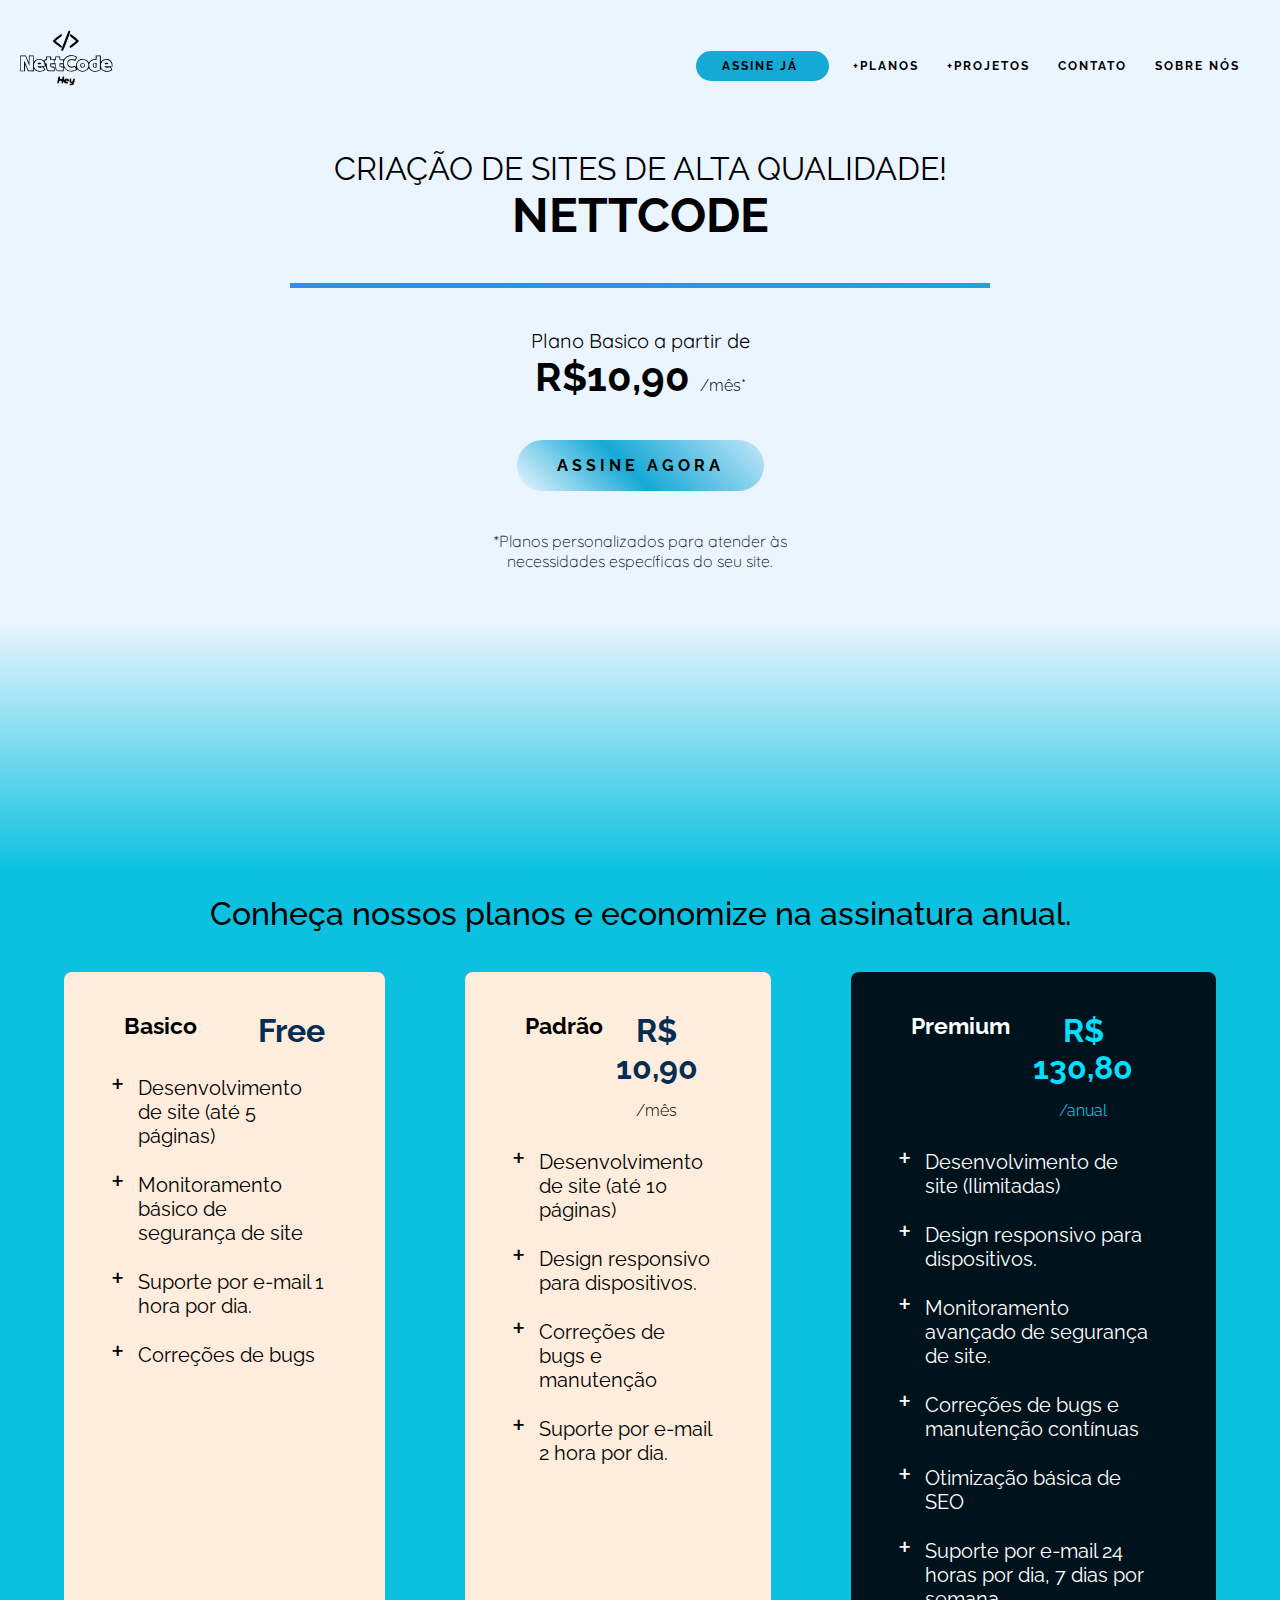
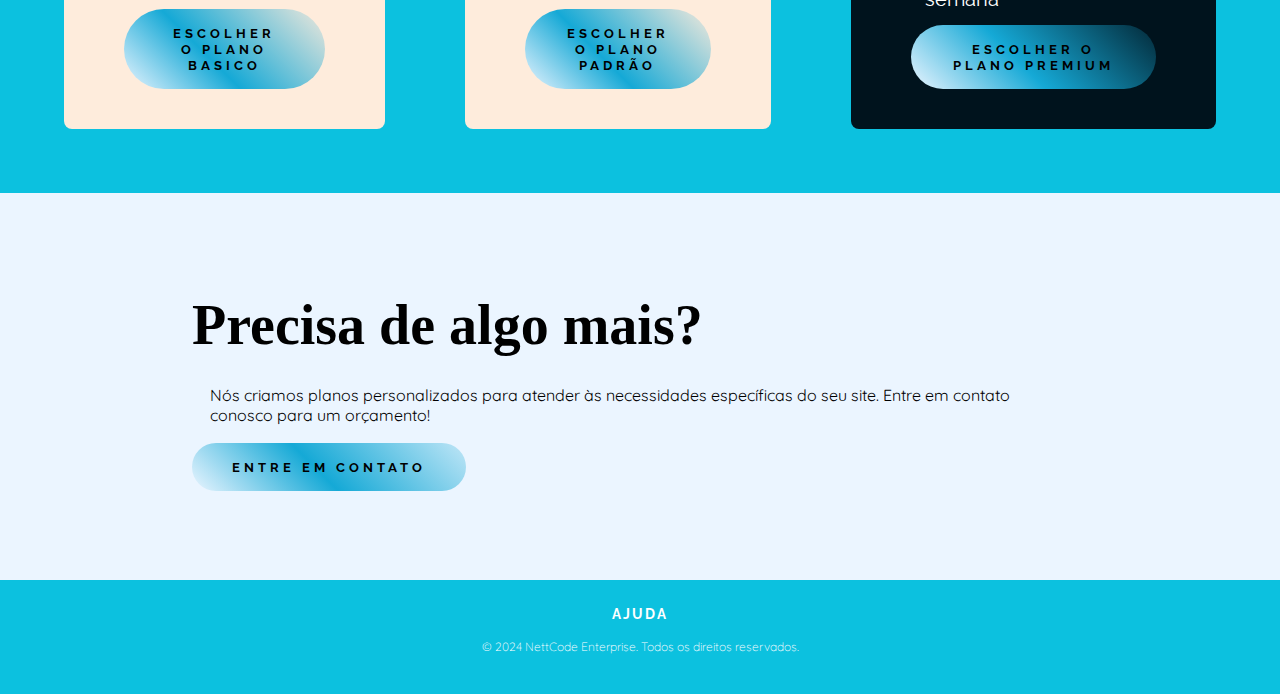
<file: index.html>
<!DOCTYPE html>
<html lang="pt-br">
  <head>
    <meta charset="UTF-8" />
    <meta http-equiv="X-UA-Compatible" content="IE=edge" />
    <meta name="viewport" content="width=device-width, initial-scale=1.0" />
    <link rel="stylesheet" href="assets/css/index.css" />
    <title>NettCode</title>
  </head>
  <body>
    <nav class="menu">
      <a href="index.html" class="menu__logo">
        <img
          src="assets/images/Nettcode.svg"
          alt="Logotipo NettCode com o nome da marca"
          class="menu__logo-image"
        />
      </a>

      <div class="menu__item__nav">
        <!-- TODO:Fazer um botão de menu para os item! <a href="signIn.html" class="menu__item">Entrar</a> -->
        <a href="#subscription" class="menu__item menu__item--button button">
          Assine Já
        </a>
        <a href="signIn.html" class="menu__item">+Planos</a>
        <a href="signIn.html" class="menu__item">+Projetos</a>
        <a href="signIn.html" class="menu__item">Contato</a>
        <a href="signIn.html" class="menu__item">Sobre Nós</a>
      </div>

    </nav>

    <header class="header">
      <div class="header__content">
        <!-- <div class="header__channels">
          <img class="header__channel" src="" alt="NettCode" />
          <img
            id="icon"
            class="header__channel__icon"
            src=""
            alt=""
          />
          <img class="header__channel" src="" alt="" />
          <img class="header__channel" src="" alt="" />
          <img class="header__channel" src="" alt="" />
        </div> -->

        <h1 class="header__title">
          <span class="header__title--light"
            >Criação De Sites De Alta Qualidade!</span
          >
          NettCode
        </h1>

        <div class="divider"></div>
        <div class="offer">
          <p>Plano Basico a partir de</p>
          <p class="offer__price">
            R$10,90 <span class="offer__price--small">/mês*</span>
          </p>
        </div>

        <a href="#subscription" class="button button--gradient header__button">
          Assine agora
        </a>

        <p class="text--small">
          *Planos personalizados para atender às necessidades específicas do seu
          site.
        </p>
      </div>
    </header>

    <main>
      <section id="subscription" class="subscription">
        <div class="container">
          <h2 class="title">
            Conheça nossos planos e economize na assinatura anual.
          </h2>

          <div class="subscription__plans">
            <div class="subscription__card">
              <div>
                <div class="subscription__plan">
                  <h3>Basico</h3>
                  <p class="subscription__price">
                    Free <span class="text--small"></span>
                  </p>
                </div>

                <ul class="subscription__goals">
                  <li class="subscription__description">
                    Desenvolvimento de site (até 5 páginas)
                  </li>

                  <li class="subscription__description">
                    Monitoramento básico de segurança de site
                  </li>

                  <li class="subscription__description">
                    Suporte por e-mail 1 hora por dia.
                  </li>

                  <li class="subscription__description">Correções de bugs</li>
                </ul>
              </div>

              <button class="button button--gradient">
                Escolher o Plano Basico
              </button>
            </div>

            <div class="subscription__card">
              <div>
                <div class="subscription__plan">
                  <h3>Padrão</h3>
                  <p class="subscription__price">
                    R$ 10,90 <span class="text--small">/mês</span>
                  </p>
                </div>

                <ul>
                  <li class="subscription__description">
                    Desenvolvimento de site (até 10 páginas)
                  </li>

                  <li class="subscription__description">
                    Design responsivo para dispositivos.
                  </li>

                  <li class="subscription__description">
                    Correções de bugs e manutenção
                  </li>

                  <li class="subscription__description">
                    Suporte por e-mail 2 hora por dia.
                  </li>
                </ul>
              </div>
              <button class="button button--gradient">
                Escolher o Plano Padrão
              </button>
            </div>

            <div class="subscription__card" id="Premium">
              <div>
                <div class="subscription__plan">
                  <h3>Premium</h3>
                  <p class="subscription__price__Premium">
                    R$ 130,80 <span class="text--small">/anual</span>
                  </p>
                </div>

                <ul>
                  <li class="subscription__description">
                    Desenvolvimento de site (Ilimitadas)
                  </li>

                  <li class="subscription__description">
                    Design responsivo para dispositivos.
                  </li>

                  <li class="subscription__description">
                    Monitoramento avançado de segurança de site.
                  </li>

                  <li class="subscription__description">
                    Correções de bugs e manutenção contínuas
                  </li>

                  <li class="subscription__description">
                    Otimização básica de SEO
                  </li>

                  <li class="subscription__description">
                    Suporte por e-mail 24 horas por dia, 7 dias por semana
                  </li>
                </ul>
              </div>
              <button class="button button--gradient">
                Escolher o Plano Premium
              </button>
            </div>
          </div>
        </div>
      </section>

      <section class="colored-section" id="cta">
        <div class="container-fluid">
            <h3 class="big-heading">Precisa de algo mais?</h3>
            <p style="margin: 18px;">Nós criamos planos personalizados para atender às necessidades específicas do seu site. Entre em contato
                conosco para um orçamento!</p>

            <a
                href=https://api.whatsapp.com/send/?phone=5521998579960&text&type=phone_number&app_absent=0=Ol%C3%A1,%20gostaria%20de%20informa%C3%A7%C3%B5es!"><button
                    type="button" class="button button--gradient header__button">Entre em contato</button></a>
        </div>

    </section>


      <!-- <section id="contents" class="contents container">
        <h2 class="title">Projetos em Destaque</h2>
        <div class="contents__container">
          <div class="contents__card">
            <img
              class="contents__image"
              src="./assets/images/Seal-World.png"
              alt=""
            />
          </div>

          <div class="contents__card">
            <img
              class="contents__image"
              src="./assets/images/Seal-World.png"
              alt=""
            />
          </div>

          <div class="contents__card">
            <img
              class="contents__image"
              src="./assets/images/Seal-World.png"
              alt=""
            />
          </div>

          <div class="contents__card">
            <img
              class="contents__image"
              src="./assets/images/Seal-World.png"
              alt=""
            />
          </div>

          <div class="contents__card">
            <img
              class="contents__image"
              src="./assets/images/Seal-World.png"
              alt=""
            />
          </div>

          <div class="contents__card">
            <img
              class="contents__image"
              src="./assets/images/Seal-World.png"
              alt=""
            />
          </div>
        </div>
      </section> -->
    </main>

    <footer class="footer container">
      <div>
        <!-- <a class="footer__link" href="">
          Comprar projeto
        </a>

        <a class="footer__link" href="">
          Em breve
        </a>

        <a class="footer__link" href="">
          Projetos em destaque
        </a>

        <a class="footer__link" href=""
          >Videos</a
        > -->
        <a class="footer__link" href="./plano.html">Ajuda</a>
      </div>

      <p class="text--small footer__legal">
        © 2024 NettCode Enterprise. Todos os direitos reservados.
      </p>
      <!-- 
      <div class="footer__social">
        <a href="" class="footer__social-link">
          <img src="" alt="" />
        </a>
      </div>
       -->
    </footer>
  </body>
</html>
</file>
<file: assets/css/index.css>
@import url("./global.css");

main {
  background: url("") no-repeat;
  background-size: cover;
}

/* Header */
.header {
  position: relative;
  margin-top: 50px;
  padding: 100px 0 300px;
  background: #ebf5ff;
  background-size: 400% 400%;
  animation: gradient 10s ease infinite alternate;
}

.header::after {
  content: "";
  width: 100%;
  height: 250px;
  position: absolute;
  bottom: 0;
  background: linear-gradient(0deg, var(--primary-color), transparent);
}

.header__content {
  margin: auto;
  display: flex;
  flex-direction: column;
  align-items: center;
  gap: 40px;
  padding: 0 40px;
}

.header__channels {
  display: flex;
  flex-wrap: wrap;
  justify-content: center;
  gap: 24px;
}

.header__channel {
  object-fit: contain;
}

.header__title {
  text-transform: uppercase;
  text-align: center;
  font-size: 3rem;
}

.header__title--light {
  display: block;
  font-weight: lighter;
  font-size: 2rem;
}

.header .text--small {
  max-width: 300px;
  text-align: center;
}

.header__button {
  animation: wiggle 2.2s linear infinite;
}

/* Divider */

.divider {
  width: 70%;
  max-width: 700px;
  height: 5px;
  background: var(--divider-bg-color);
}

.offer {
  text-align: center;
  font-size: 1.25rem;
}

.offer__price {
  font-family: "Raleway", sans-serif;
  font-size: 2.5rem;
  font-weight: bold;
}

.offer__price--small {
  font-size: 1rem;
  font-weight: 300;
}

.title {
  font-size: 2rem;
  font-weight: 500;
}

/* Subscription Plans */

.subscription {
  background: url("") no-repeat;
  background-size: cover;
  position: relative;
}

.subscription__plans {
  display: flex;
  justify-content: space-around;
  gap: 80px;
  margin: 40px 0;
  perspective: 2000px;
  perspective-origin: top;
}

.subscription__card {
  background: var(--card-bg-color);
  padding: 40px 60px;
  border-radius: 8px;
  display: flex;
  min-height: 600px;
  flex-direction: column;
  justify-content: space-between;
  transition: transform 1s ease-in-out;
}

.subscription__plans:has(.subscription__card:nth-child(1):hover)
  .subscription__card:nth-child(2) {
  transform: scale(1.05);
}

.subscription__plans:has(.subscription__card:nth-child(2):hover)
  .subscription__card:nth-child(1) {
  transform: scale(1.05);
}

#Premium {
  background-color: rgb(0, 19, 29);
  color: white;
}

img {
  width: 100px;
  height: 100px;
}
.subscription__price__Premium {
  font-size: 2rem;
  font-family: "Raleway", sans-serif;
  color: rgb(4, 222, 255);
  font-weight: 700;
}

.subscription__description {
  text-align: left;
  list-style: none;
  font-size: 1.25rem;
  margin-bottom: 14px;
  padding-left: 14px;
}

.subscription__price {
  font-size: 2rem;
  font-family: "Raleway", sans-serif;
  color: var(--secondary-color);
  font-weight: 700;
}

.subscription__price .text--small {
  color: var(--text-color);
}

.subscription__description::marker {
  content: "+";
  font-size: 2rem;
  margin: 0 8px 0 0;
}

.subscription__plan {
  display: flex;
  justify-content: space-between;
  font-size: 1.25rem;
  margin-bottom: 16px;
}

/* Contents */
.contents {
  margin: 100px auto;
}

.contents__container {
  margin-top: 40px;
  display: grid;
  grid-template-columns: repeat(3, 1fr);
  gap: 40px;
}

.contents__card {
  border-radius: 16px;
  background-repeat: no-repeat;
  background-size: cover;
  background-position: center;
  border: 2px solid transparent;
  transition: transform 0.8s, background 0.8s, border 1s;
}

.contents__card:hover {
  transform: scale(1.05);
  border: 2px solid var(--tertiary-color);
}

.contents__card:hover .contents__image {
  opacity: 0;
}

.contents__image {
  width: 100%;
  object-fit: cover;
  object-position: center;
  transition: opacity 2s;
}

/* Nettcode Contents */

.contents__card:nth-child(1):hover {
  background-image: url("");
}

/* 1 Content */

.contents__card:nth-child(2):hover {
  background-image: url("");
}

/* 2 Content */

.contents__card:nth-child(3):hover {
  background-image: url("");
}

/* 3 Content */

.contents__card:nth-child(4):hover {
  background-image: url("");
}

/* 4 Content */

.contents__card:nth-child(5):hover {
  background-image: url("");
}

/* 5 */

.contents__card:nth-child(6):hover {
  background-image: url("");
}

/* Conteiner Section */

.container-fluid {
  padding: 7% 15%;
}

/* Section */

.colored-section {
  background-color: #ebf5ff;
  color: #000000;
}

.white-section {
  background-color: #feecdc;
}

.big-heading {
  font-family: "Montserrat-Black, sans-serif";
  font-size: 3.5rem;
  line-height: 1.5;
  font-weight: 900;
  color: black;
}

/* Media Queries */

@media screen and (max-width: 1200px) {
  .subscription__plans {
    gap: 40px;
  }

  .contents__container {
    gap: 32px;
  }
}

@media screen and (max-width: 1140px) {
  .subscription__plans {
    flex-direction: column;
    align-items: center;
  }

  .subscription__card {
    max-width: 600px;
  }
}

@media screen and (max-width: 800px) {
  .contents__container {
    grid-template-columns: repeat(2, 1fr);
  }
}

@media screen and (max-width: 480px) {
  .subscription__price {
    font-size: 1.5rem;
  }

  .subscription__description {
    font-size: 1rem;
  }

  .subscription__plan {
    flex-direction: column;
    justify-content: center;
  }

  .subscription__card {
    padding: 40px;
  }

  .contents__container {
    grid-template-columns: repeat(6, 100%);
    grid-auto-flow: column;
    overflow: auto hidden;
  }
}

@media (pointer: coarse) {
  .contents__card:hover {
    transform: none;
  }

  .subscription__plans:has(.subscription__card:nth-child(1):hover)
    .subscription__card:nth-child(2),
  .subscription__plans:has(.subscription__card:nth-child(2):hover)
    .subscription__card:nth-child(1) {
    transform: none;
  }
}

/* Animations */

@keyframes gradient {
  0% {
    background-position: 0% 50%;
  }
  50% {
    background-position: 100% 50%;
  }
  100% {
    background-position: 0% 50%;
  }
}

@keyframes wiggle {
  0%,
  10% {
    transform: rotate(0);
  }
  15% {
    transform: rotate(-15deg);
  }
  20% {
    transform: rotate(10deg);
  }
  25% {
    transform: rotate(-10deg);
  }
  30% {
    transform: rotate(10deg);
  }
  35% {
    transform: rotate(-10deg);
  }
  40%,
  100% {
    transform: rotate(0);
  }
}
</file>
